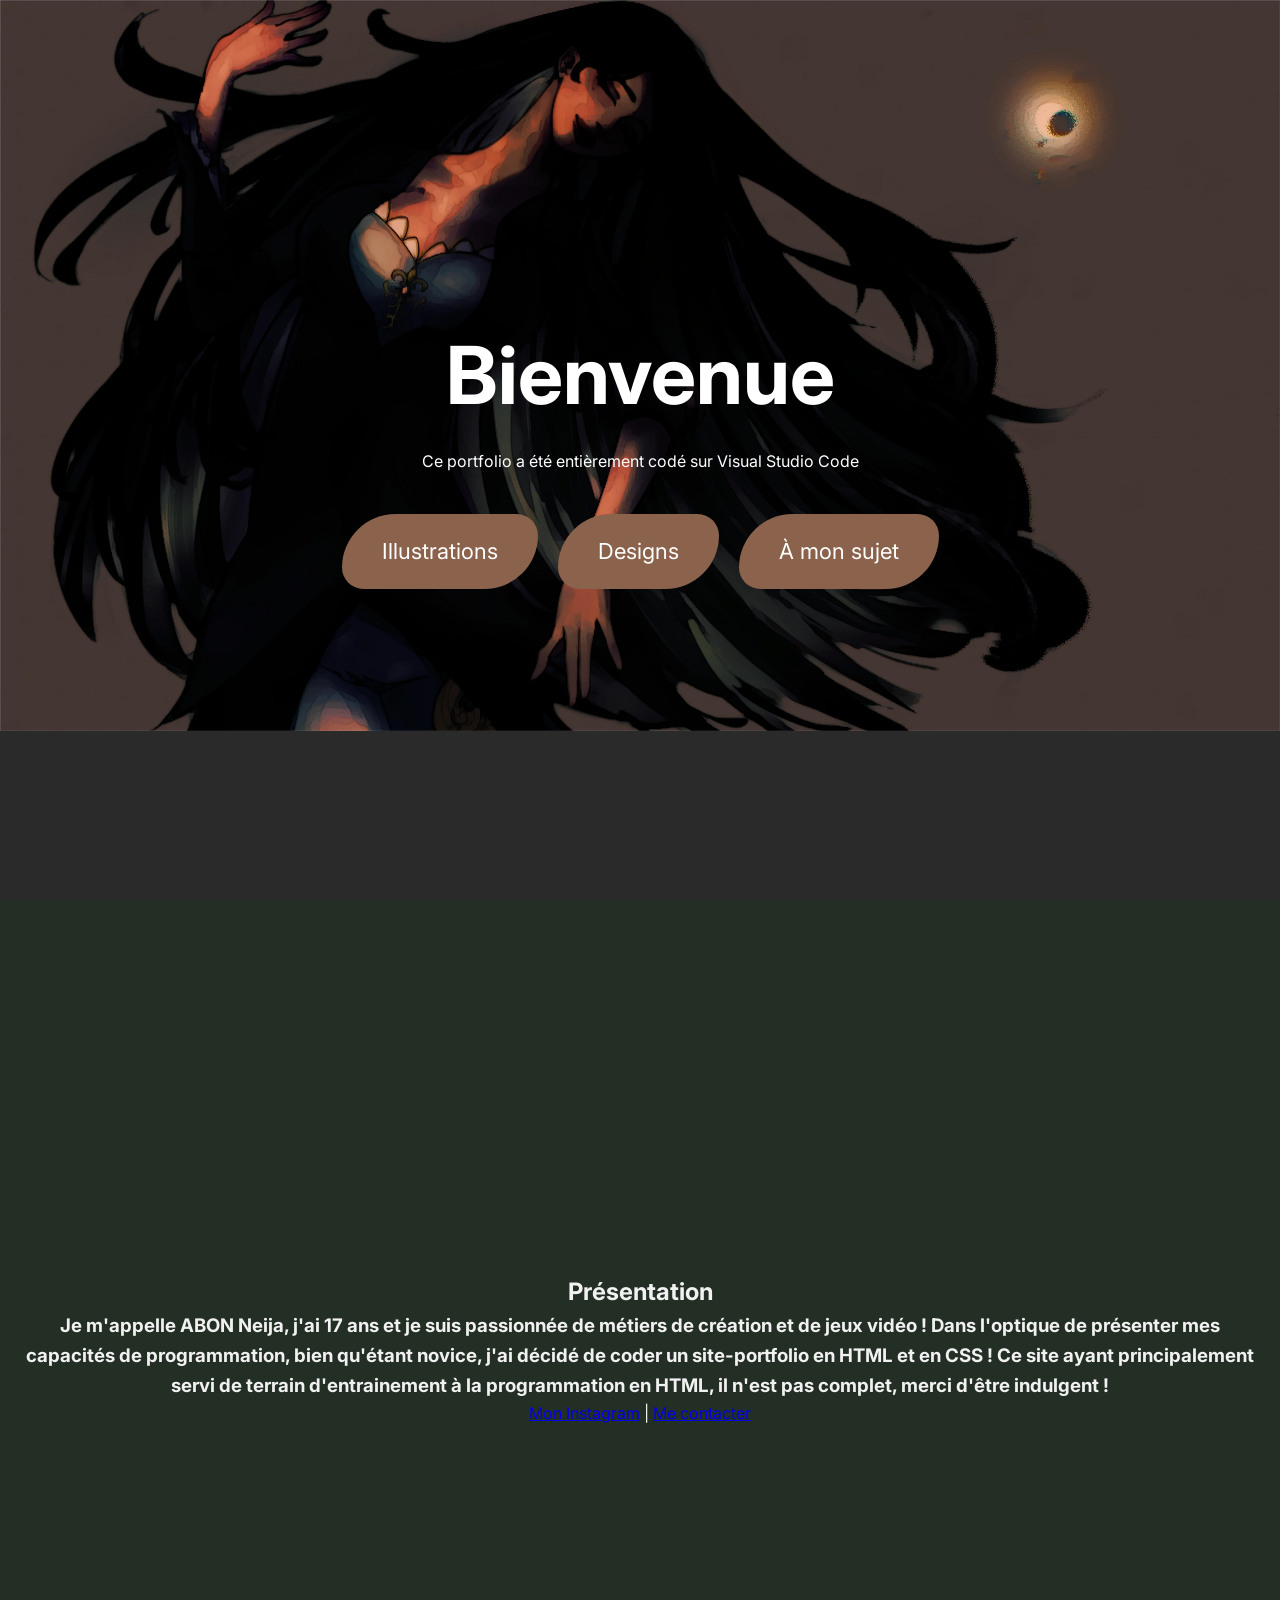
<file: index.html>
<!DOCTYPE html>
<html lang="fr">
<head>
    <meta charset="UTF-8">
    <meta name="viewport" content="width=device-width, initial-scale=1.0">
    <title>Mon Portfolio</title>
    <link rel="preconnect" href="https://fonts.googleapis.com">
<link rel="preconnect" href="https://fonts.gstatic.com" crossorigin>
<link href="https://fonts.googleapis.com/css2?family=Inter:wght@400;700&display=swap" rel="stylesheet">
    <link rel="stylesheet" href="style.css">
</head>
<body class="page-accueil">
    <div class="hero-section">
        <header>
            <h1>Bienvenue</h1>   
            <p>Ce portfolio a été entièrement codé sur Visual Studio Code</p>
        </header>

        <div class="menu">
            <a href="illustrations.html" target="_blank" class="card">Illustrations</a>
            <a href="designs.html" target="_blank" class="card">Designs</a>
            <a href="àproposdemoi.html" target="_blank" class="card">À mon sujet</a>
        </div>
    </div>

    <section id="presentation">
        <h1>Présentation</h1>
        <H3>Je m'appelle ABON Neija, j'ai 17 ans et je suis passionnée de métiers de création et de jeux vidéo ! 
            Dans l'optique de présenter mes capacités de programmation, bien qu'étant novice, j'ai décidé de coder un site-portfolio en HTML et en CSS ! Ce site ayant principalement servi de terrain d'entrainement à la programmation en HTML, il n'est pas complet, merci d'être indulgent !</h3>
        
        <footer>
            <a href="https://www.instagram.com/takka2406" target="_blank">Mon Instagram</a> |
            <a href="mailto:neijaabon2008@gmail.com">Me contacter</a>
        </footer>
    </section>

</body>
</html>
</file>
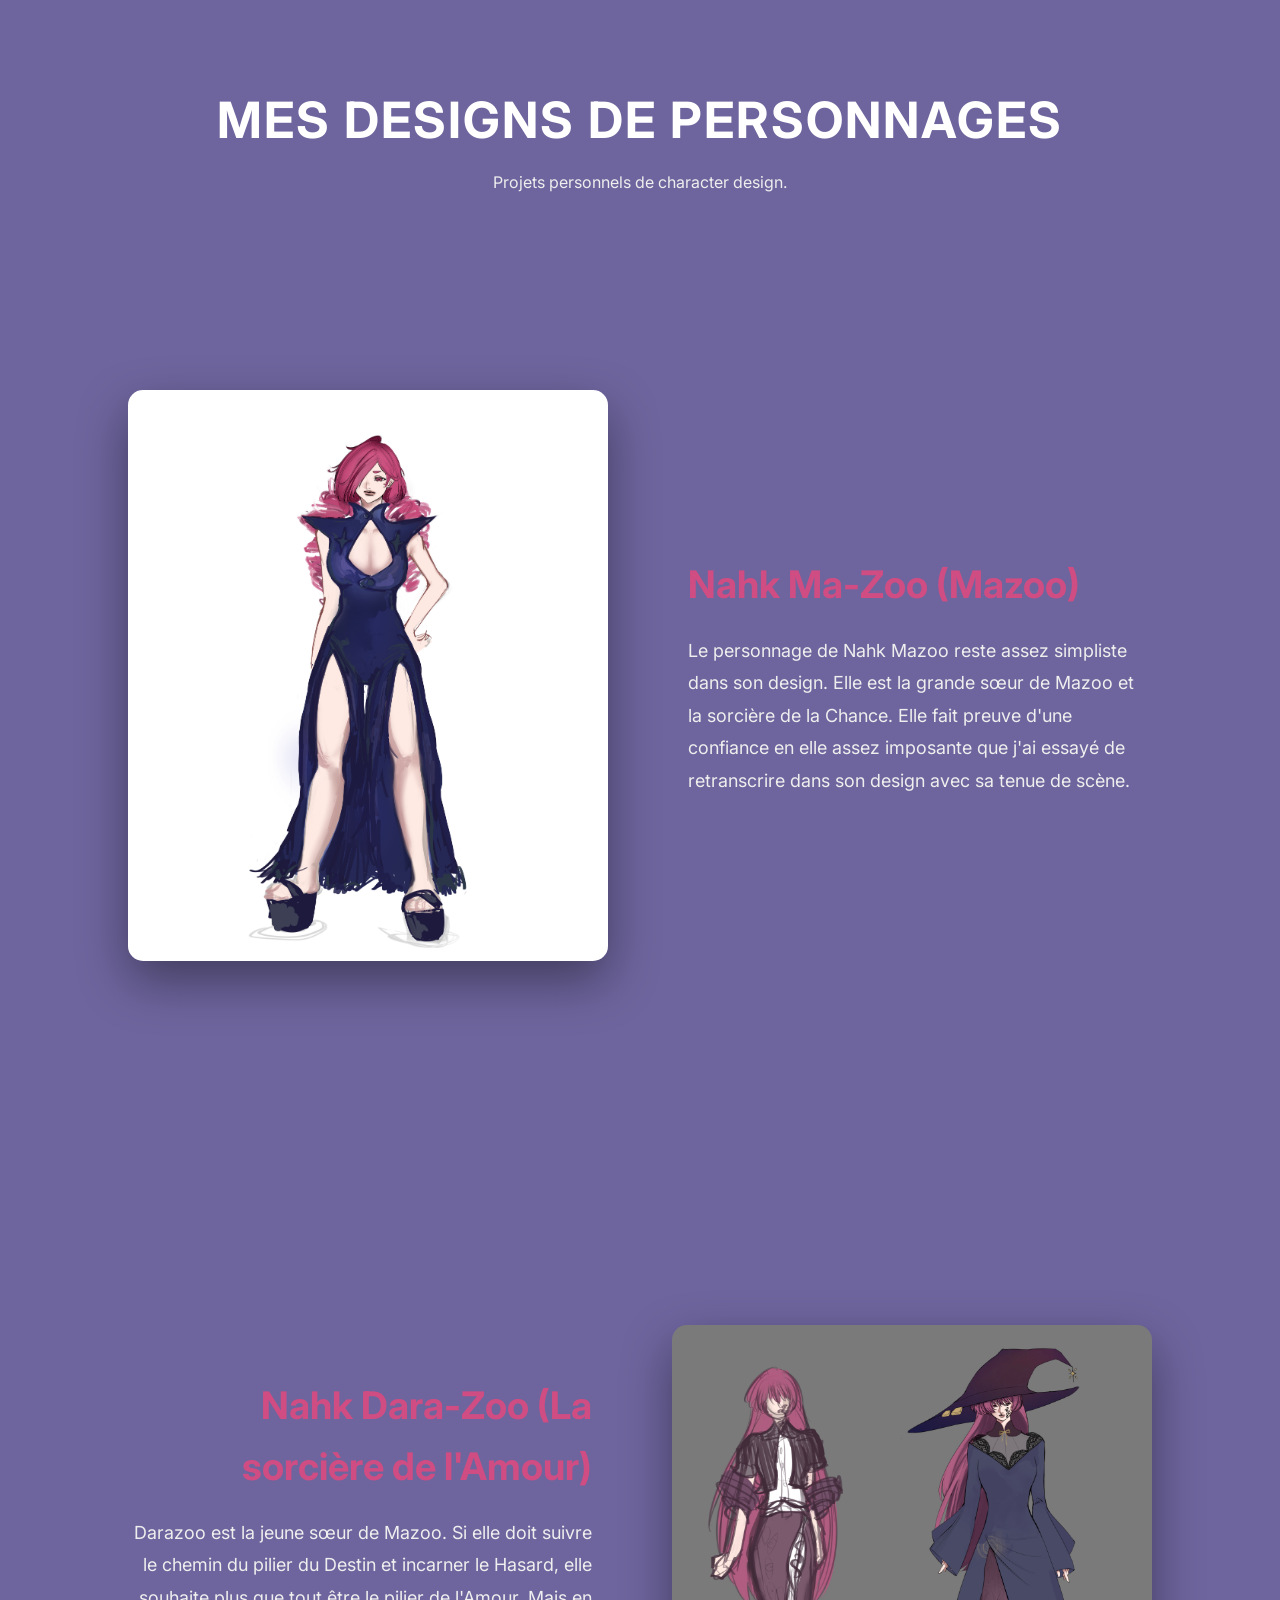
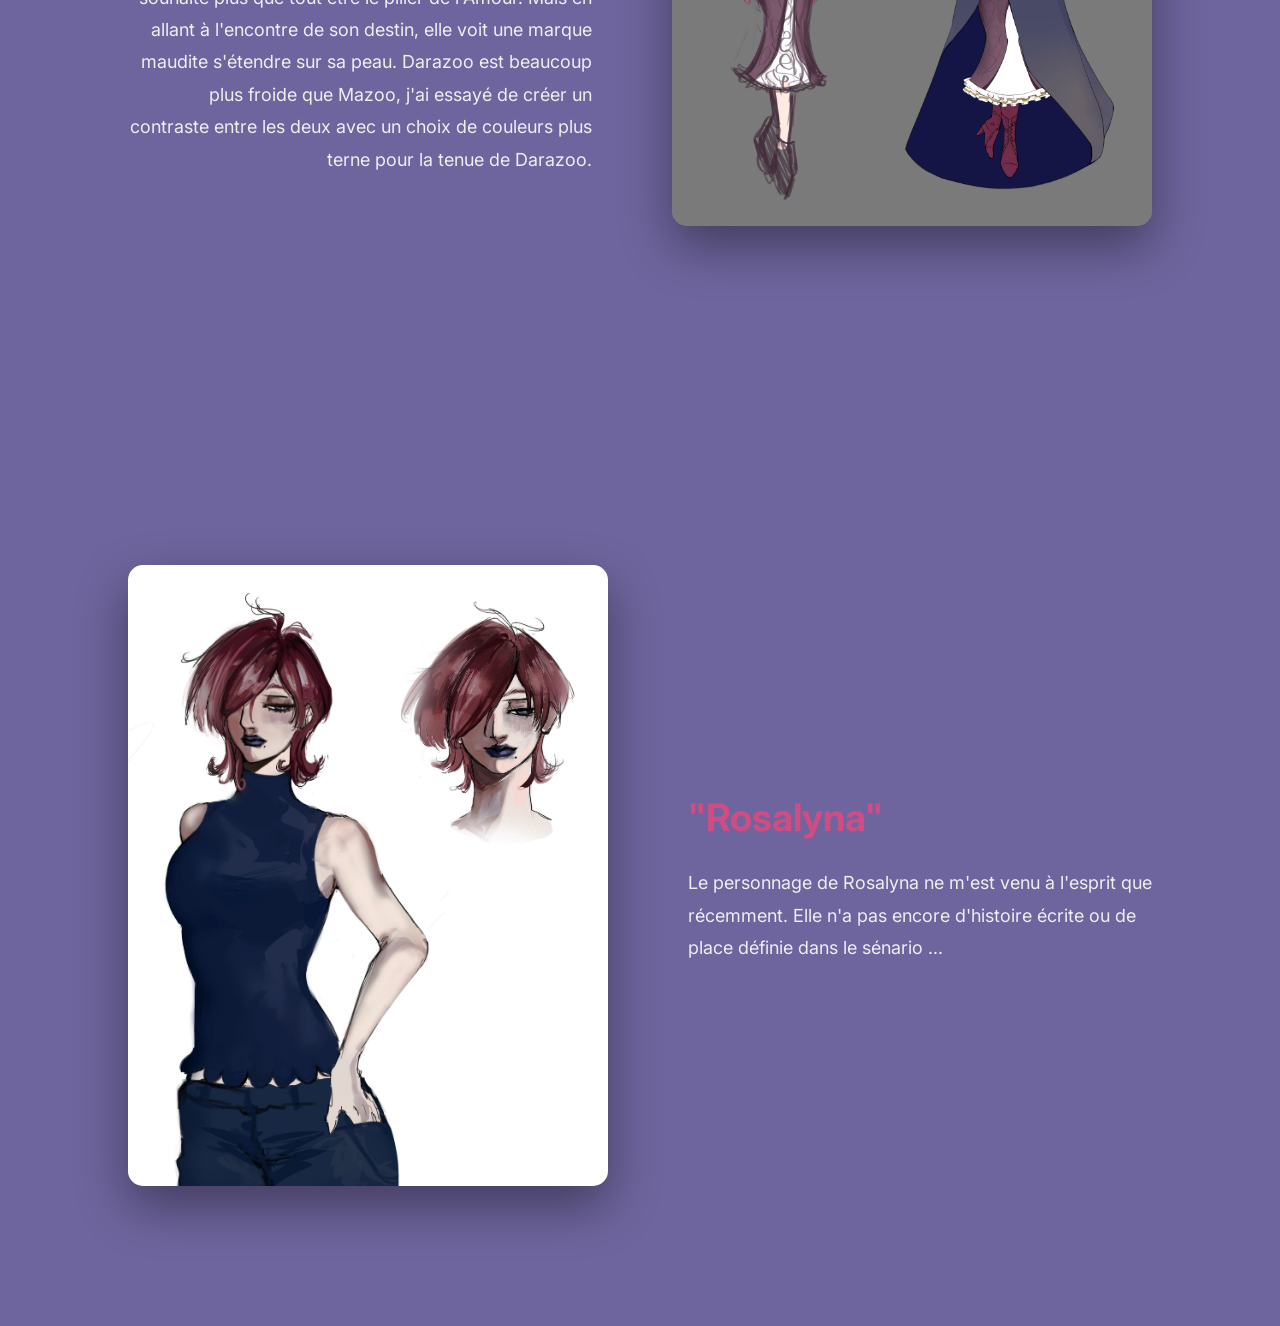
<file: designs.html>
<!DOCTYPE html>
<html lang="fr">
<head>
    <meta charset="UTF-8">
    <meta name="viewport" content="width=device-width, initial-scale=1.0">
    <title>Mes Designs - Portfolio Neija</title>
    <link rel="preconnect" href="https://fonts.googleapis.com">
    <link rel="preconnect" href="https://fonts.gstatic.com" crossorigin>
    <link href="https://fonts.googleapis.com/css2?family=Inter:wght@400;700&display=swap" rel="stylesheet">
    <link rel="stylesheet" href="style.css">
</head>
<body class="page-design">

    <header class="design-header">
        <h1>Mes Designs de personnages</h1>
        <p>Projets personnels de character design.</p>
    </header>

    <main class="design-container">
        <section class="design-row">
            <div class="design-image">
                <img src="Mazoo.JPG" alt="Mazoo Design">
            </div>
            <div class="design-text">
                <h2>Nahk Ma-Zoo (Mazoo)</h2>
                <p>Le personnage de Nahk Mazoo reste assez simpliste dans son design. Elle est la grande sœur de Mazoo et la sorcière de la Chance. Elle fait preuve d'une confiance en elle assez imposante que j'ai essayé de retranscrire dans son design avec sa tenue de scène.</p>
            </div>
        </section>

        <section class="design-row">
            <div class="design-image">
                <img src="dara.jpg" alt="Dara Design">
            </div>
            <div class="design-text">
                <h2>Nahk Dara-Zoo (La sorcière de l'Amour)</h2>
                <p>Darazoo est la jeune sœur de Mazoo. Si elle doit suivre le chemin du pilier du Destin et incarner le Hasard, elle souhaite plus que tout être le pilier de l'Amour. Mais en allant à l'encontre de son destin, elle voit une marque maudite s'étendre sur sa peau. Darazoo est beaucoup plus froide que Mazoo, j'ai essayé de créer un contraste entre les deux avec un choix de couleurs plus terne pour la tenue de Darazoo.</p>
            </div>
        </section>

        <section class="design-row">
            <div class="design-image">
                <img src="hap.jpg" alt="Rosalyna Design">
            </div>
            <div class="design-text">
                <h2>"Rosalyna"</h2>
                <p>Le personnage de Rosalyna ne m'est venu à l'esprit que récemment. Elle n'a pas encore d'histoire écrite ou de place définie dans le sénario ...</p>
            </div>
        </section>
    </main>

</body>
</html>
</file>
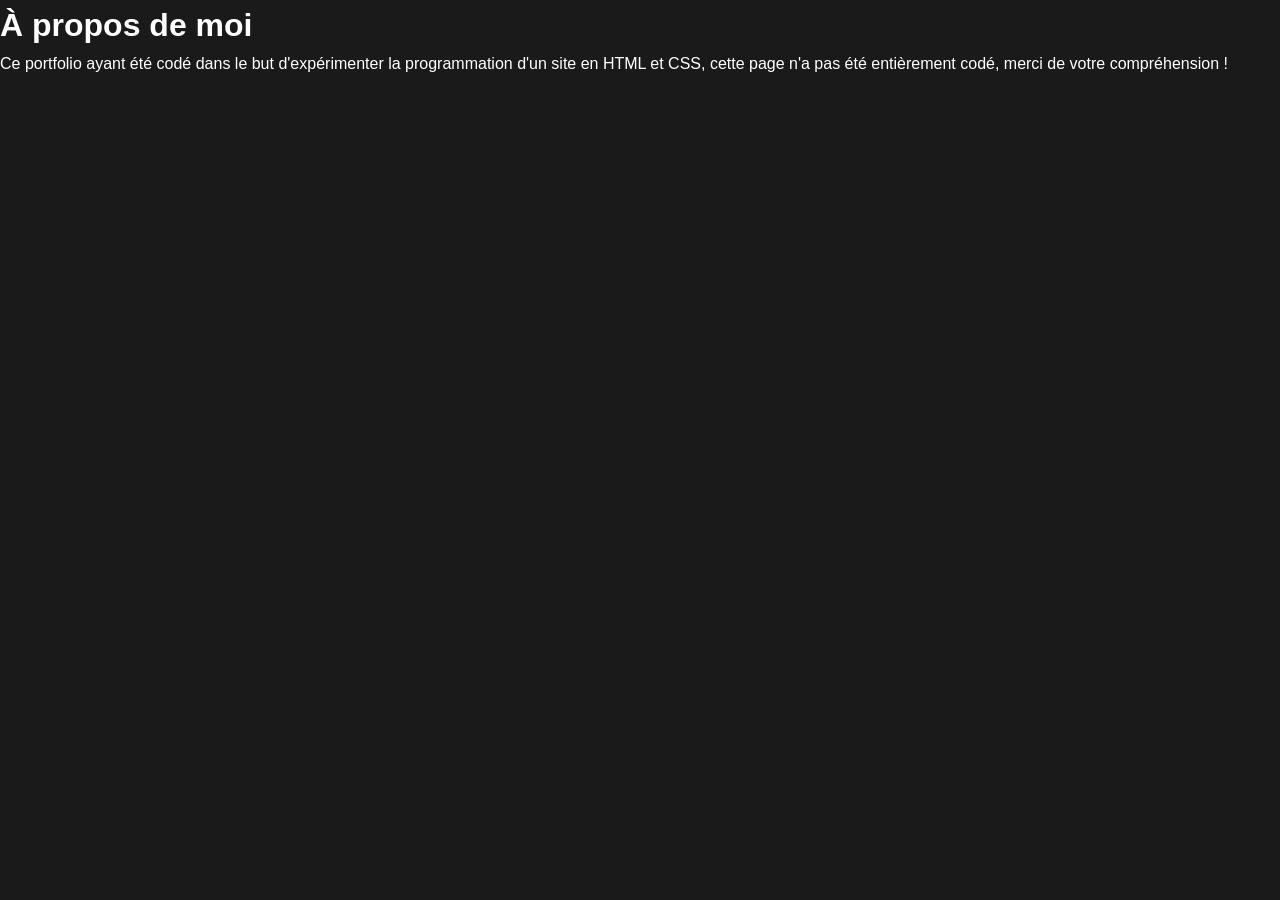
<file: àproposdemoi.html>
<!DOCTYPE html>
<html>

<head>
<title>A mon sujet</title>
<link rel="stylesheet" href="style.css">
</head>

<body class="àproposdemoi">

<h1>À propos de moi</h1>

    <p>Ce portfolio ayant été codé dans le but d'expérimenter la programmation d'un site en HTML et CSS, cette page n'a pas été entièrement codé, merci de votre compréhension !</p>
</body>
</html>
</file>
<file: style.css>
* {
    margin: 0;
    padding: 0;
    box-sizing: border-box;
}

body {
    font-family: 'Inter', sans-serif;
    line-height: 1.6;
    background-color: #1a1a1a; 
    color: white;
}


.page-accueil {
    background-image: url("./dancing.jpeg"); 
    background-size: contain; 
    background-position: center top; 
    background-repeat: no-repeat;
    background-color: #2a2a2a; 
    width: 100%;
}

.hero-section {
    height: 100vh; 
    display: flex;
    flex-direction: column;
    justify-content: center; 
    align-items: center;     
    text-align: center;
    padding: 20px;
}

.hero-section h1 {
    font-size: 80px; 
    margin-bottom: 10px;
    font-weight: 700; 
}


.menu {
    display: flex;
    justify-content: center;
    gap: 20px;
    margin-top: 40px;
}

.card {
    padding: 20px 40px;
    background-color: rgb(139, 99, 76);
    text-decoration: none;
    color: white;
    font-size: 22px;
    border-radius: 100px 40px; 
    transition: 0.3s ease;
}

.card:hover {
    background-color: rgb(54, 37, 37);
    transform: translateY(-5px); 
}


#presentation {
    min-height: 100vh;
    background-color: rgb(35, 46, 37);
    color: #f1f1f1;
    display: flex;
    flex-direction: column;
    justify-content: center;
    align-items: center;
    padding: 100px 20px;
    text-align: center;
}


.page-illust header {
    padding: 40px;
    text-align: center;
}

.gallery {
    display: grid;
    grid-template-columns: repeat(3, 1fr); 
    gap: 20px;
    padding: 20px;
    max-width: 1200px; 
    margin: 0 auto;
}

.gallery-item img {
    width: 100%;
    height: 350px;
    object-fit: cover; 
    border-radius: 15px;
    cursor: pointer;
    transition: transform 0.3s ease;
}

.gallery-item img:hover {
    transform: scale(1.03);
}


#lightbox {
    display: none; 
    position: fixed; 
    z-index: 1000;
    top: 0;
    left: 0;
    width: 100%;
    height: 100%;
    background-color: rgba(10, 4, 31, 0.9); 
    justify-content: center;
    align-items: center;
    cursor: pointer; 
}


#lightbox-img {
    max-width: 90%; 
    max-height: 90%;
    border-radius: 5px;
    box-shadow: 0 0 30px rgba(255, 255, 255, 0.1);
    cursor: default; 
}


.lightbox-arrow {
    position: absolute;
    top: 50%; 
    background: rgba(255, 255, 255, 0.2); 
    color: white;
    font-size: 40px;
    padding: 15px 25px;
    border-radius: 50%;
    cursor: pointer;
    transition: 0.3s;
    user-select: none; 
}

.lightbox-arrow:hover {
    background: rgba(255, 255, 255, 0.5); 
}
.page-design .gallery {
    display: flex;
    justify-content: center; 
    align-items: center;
    flex-wrap: nowrap;       
    gap: 15px;              
    padding: 50px 20px;
    width: 100%;
    overflow-x: auto;      
}

.page-design .gallery-item {
    flex: 0 0 auto;          
}

.page-design .gallery-item img {
    
    width: 22vw;            
    min-width: 150px;       
    max-width: 280px;        
    height: 400px;
    object-fit: cover;
    border-radius: 15px;
    transition: transform 0.3s;
}

#prev-btn { left: 30px; }
#next-btn { right: 30px; }



.design-header {
    text-align: center;
    
}

.design-header h1 {
    font-size: 50px;
    margin-bottom: 10px;
    text-transform: uppercase;
    letter-spacing: 2px;
}

.design-header p {
    color: #bbb;
    max-width: 600px;
   
}





.page-design {
    font-family: 'Inter', sans-serif;
    line-height: 1.6;
    color: white;
    background-color: rgb(110, 101, 158); 
}


.design-header {
    text-align: center;
    padding: 80px 20px 30px 20px; 
    background: none; 
}

.design-header h1 {
    font-size: 50px;
    margin-bottom: 10px;
    text-transform: uppercase;
    letter-spacing: 2px;
}

.design-header p {
    color: #eee;
    max-width: 600px;
    margin: 0 auto;
}


.design-container {
    display: flex;
    flex-direction: column;
}

.design-row {
    
    display: flex;
    align-items: center;    
    justify-content: center;   
    min-height: 100vh;       
    padding: 60px 10%;     
    gap: 80px;               
}


.design-row:nth-child(even) {
    flex-direction: row-reverse;
}


.design-image {
    flex: 1;
    display: flex;
    justify-content: center; 
}

.design-image img {
    max-width: 480px;        
    height: auto;
    border-radius: 15px;
    box-shadow: 0 20px 50px rgba(0,0,0,0.4); 
}

.design-text {
    flex: 1;
    max-width: 500px;
    text-align: left;        
}


.design-row:nth-child(even) .design-text {
    text-align: right;
}

.design-text h2 {
    font-size: 38px;
    color: rgb(207, 77, 131);
    margin-bottom: 20px;
}

.design-text p {
    font-size: 18px;
    color: #eee;
    line-height: 1.8;
}


@media (max-width: 900px) {
    .design-row, .design-row:nth-child(even) {
        flex-direction: column; 
        padding: 40px 20px;
        text-align: center;
        gap: 30px;
    }
    
    .design-text, .design-row:nth-child(even) .design-text {
        text-align: center;
    }
    
    .design-image img {
        max-width: 100%;
    }
}
</file>
